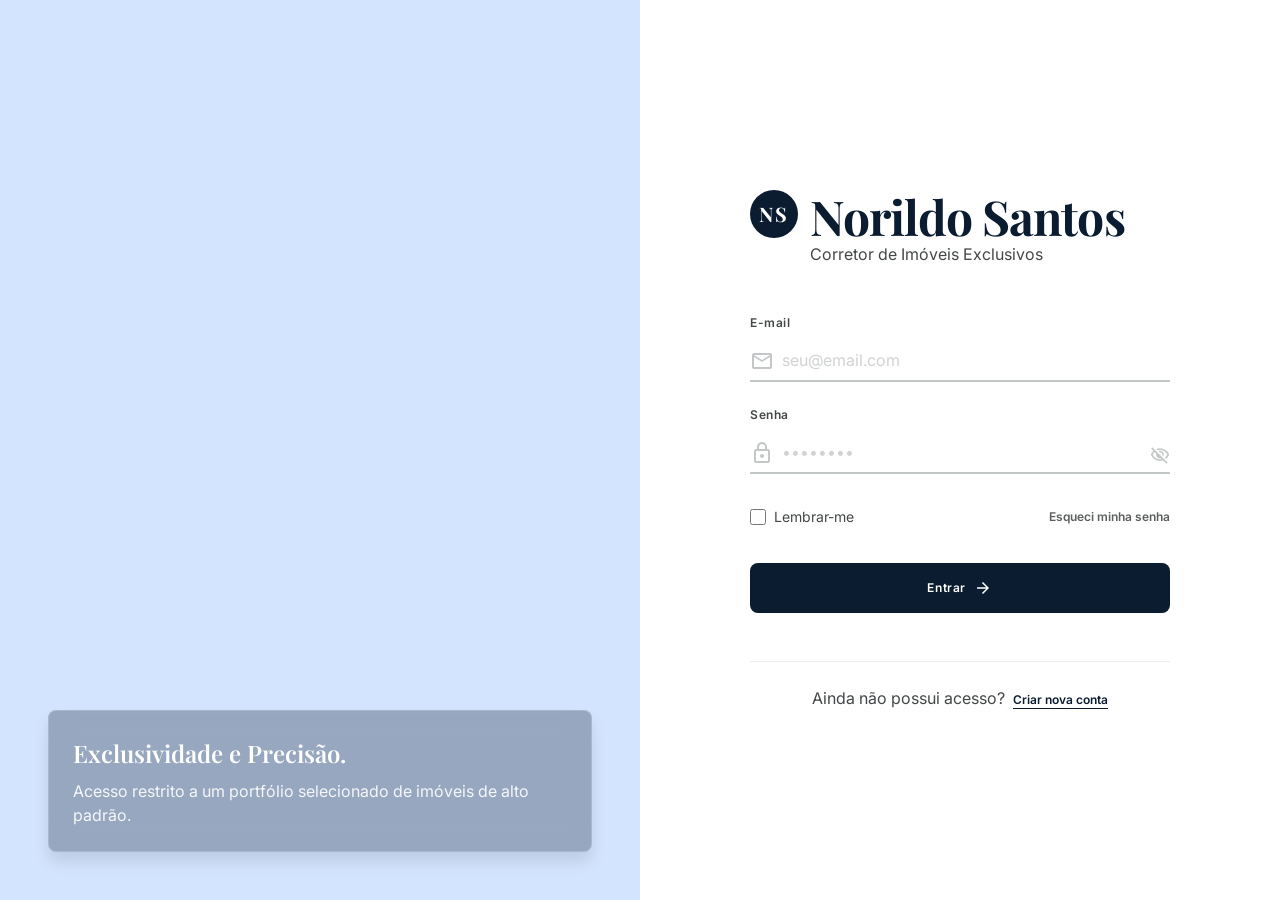
<file: NorildoSantos-Imoveis-main/pages/login.html>
<!doctype html>
<html lang="pt-BR">
  <head>
    <meta charset="utf-8" />
    <meta content="width=device-width, initial-scale=1.0" name="viewport" />
    <title>Login - Norildo Santos Corretor</title>
    <link
      href="https://fonts.googleapis.com/css2?family=Inter:wght@400;600&amp;family=Playfair+Display:wght@600;700&amp;display=swap"
      rel="stylesheet"
    />
    <link
      href="https://fonts.googleapis.com/css2?family=Material+Symbols+Outlined:wght,FILL@100..700,0..1&amp;display=swap"
      rel="stylesheet"
    />
    <link rel="stylesheet" href="../styles/comum.css" />
    <link rel="stylesheet" href="../styles/login.css" />
    <script src="../js/login.js" defer></script>
  </head>
  <body>
    <div class="tela">
      <aside class="imagem-lateral">
        <div class="citacao">
          <p class="destaque">Exclusividade e Precisão.</p>
          <p>
            Acesso restrito a um portfólio selecionado de imóveis de alto
            padrão.
          </p>
        </div>
      </aside>

      <main class="painel-formulario">
        <div class="formulario">
          <div class="marca">
            <span class="selo">NS</span>
            <div>
              <h1>Norildo Santos</h1>
              <p>Corretor de Imóveis Exclusivos</p>
            </div>
          </div>

          <form>
            <div class="campo">
              <label for="email">E-mail</label>
              <div>
                <span class="icone">mail</span>
                <input
                  id="email"
                  name="email"
                  placeholder="seu@email.com"
                  required
                  type="email"
                />
              </div>
            </div>
            <div class="campo">
              <label for="password">Senha</label>
              <div>
                <span class="icone">lock</span>
                <input
                  id="password"
                  name="password"
                  placeholder="••••••••"
                  required
                  type="password"
                />
                <button
                  aria-label="Mostrar senha"
                  class="ver-senha"
                  type="button"
                >
                  <span class="icone">visibility_off</span>
                </button>
              </div>
            </div>
            <div class="opcoes">
              <label><input type="checkbox" /> Lembrar-me</label>
              <a href="#">Esqueci minha senha</a>
            </div>
            <button class="botao" type="submit">
              Entrar <span class="icone">arrow_forward</span>
            </button>
          </form>

          <p class="rodape-formulario">
            Ainda não possui acesso?
            <a href="cadastro.html">Criar nova conta</a>
          </p>
        </div>
      </main>
    </div>
  </body>
</html>
</file>
<file: NorildoSantos-Imoveis-main/styles/comum.css>
/* Cores e medidas compartilhadas */
:root {
  --cor-principal: #5d5f5f;
  --cor-secundaria: #565e74;
  --cor-fundo: #f8f9ff;
  --cor-branco: #ffffff;
  --cor-texto: #0b1c30;
  --cor-texto-suave: #444748;
  --cor-fundo-suave: #eff4ff;
  --cor-fundo-medio: #e5eeff;
  --cor-destaque: #dae2fd;
  --cor-texto-destaque: #5c647a;
  --cor-borda: #c4c7c8;
  --cor-contorno: #747878;
  --cor-erro: #ba1a1a;
  --cor-whatsapp: #128c7e;
  --sombra: 0 4px 20px rgba(0, 0, 0, 0.04);
  --largura-maxima: 1280px;
  --fonte-titulo: "Playfair Display", serif;
  --fonte-texto: "Inter", sans-serif;
}

* {
  box-sizing: border-box;
  margin: 0;
  padding: 0;
}

body {
  font-family: var(--fonte-texto);
  font-size: 16px;
  line-height: 1.5;
  color: var(--cor-texto);
  background: var(--cor-fundo);
  -webkit-font-smoothing: antialiased;
}

a {
  color: inherit;
  text-decoration: none;
  transition: color 0.2s;
}
img {
  display: block;
  max-width: 100%;
}
button,
input,
select {
  font: inherit;
  color: inherit;
}
button {
  cursor: pointer;
  background: none;
  border: none;
}
h1,
h2,
h3,
h4 {
  font-family: var(--fonte-titulo);
  font-weight: 600;
  line-height: 1.3;
}

.icone {
  font-family: "Material Symbols Outlined";
  font-weight: normal;
  font-style: normal;
  font-size: 24px;
  line-height: 1;
  display: inline-block;
  white-space: nowrap;
  -webkit-font-feature-settings: "liga";
  font-feature-settings: "liga";
  font-variation-settings:
    "FILL" 0,
    "wght" 400,
    "GRAD" 0,
    "opsz" 24;
  vertical-align: middle;
}

.logo {
  font-family: var(--fonte-titulo);
  font-size: 24px;
  font-weight: 700;
  letter-spacing: -0.01em;
}

/* Cabeçalho do site */
.cabecalho {
  background: var(--cor-branco);
  box-shadow: 0 1px 2px rgba(0, 0, 0, 0.05);
  position: sticky;
  top: 0;
  z-index: 50;
  transition: box-shadow 0.3s;
}
.cabecalho.rolado {
  box-shadow: 0 4px 6px rgba(0, 0, 0, 0.1);
}
.cabecalho > div {
  display: flex;
  justify-content: space-between;
  align-items: center;
  max-width: var(--largura-maxima);
  margin: 0 auto;
  padding: 16px;
}
.cabecalho nav {
  display: none;
  gap: 24px;
}
.cabecalho nav a {
  font-size: 12px;
  font-weight: 600;
  letter-spacing: 0.05em;
  color: var(--cor-texto-suave);
  padding-bottom: 4px;
}
.cabecalho nav a:hover,
.cabecalho nav a.ativo {
  color: var(--cor-texto);
}
.cabecalho nav a.ativo {
  border-bottom: 2px solid var(--cor-texto);
}
.cabecalho .acoes {
  display: flex;
  align-items: center;
  gap: 12px;
}
.cabecalho .acoes a {
  font-size: 12px;
  font-weight: 600;
  letter-spacing: 0.05em;
  padding: 8px 16px;
  border-radius: 4px;
  display: none;
}
.cabecalho .acoes a:hover {
  background: var(--cor-fundo-suave);
}

/* Botões */
.botao {
  display: inline-flex;
  align-items: center;
  justify-content: center;
  gap: 8px;
  background: var(--cor-texto);
  color: var(--cor-branco);
  font-size: 12px;
  font-weight: 600;
  letter-spacing: 0.05em;
  padding: 8px 24px;
  border-radius: 8px;
  transition:
    opacity 0.2s,
    transform 0.2s,
    box-shadow 0.2s;
}
.botao:hover {
  opacity: 0.9;
}
.botao-contorno {
  width: 100%;
  padding: 8px;
  border: 1px solid var(--cor-principal);
  color: var(--cor-principal);
  border-radius: 4px;
  font-size: 12px;
  font-weight: 600;
  transition:
    background 0.2s,
    color 0.2s;
}
.botao-contorno:hover {
  background: var(--cor-principal);
  color: var(--cor-branco);
}

/* Caixa branca com sombra */
.caixa {
  background: var(--cor-branco);
  border-radius: 8px;
  box-shadow: var(--sombra);
}

/* Rodapé */
.rodape {
  background: var(--cor-fundo-suave);
  border-top: 1px solid var(--cor-borda);
  padding: 48px 0;
}
.rodape > div {
  display: grid;
  gap: 24px;
  max-width: var(--largura-maxima);
  margin: 0 auto;
  padding: 0 16px;
}
.rodape .logo {
  margin-bottom: 16px;
}
.rodape p {
  color: var(--cor-texto-suave);
  margin-bottom: 16px;
}
.rodape small {
  display: block;
  font-size: 12px;
  font-weight: 600;
  color: var(--cor-texto-suave);
}
.rodape h4 {
  font-family: var(--fonte-texto);
  font-size: 12px;
  font-weight: 700;
  text-transform: uppercase;
  letter-spacing: 0.05em;
  margin-bottom: 8px;
}
.rodape ul {
  list-style: none;
  display: flex;
  flex-direction: column;
  gap: 8px;
}
.rodape ul a {
  color: var(--cor-texto-suave);
}
.rodape ul a:hover {
  color: var(--cor-principal);
}

@media (min-width: 768px) {
  .cabecalho > div,
  .rodape > div {
    padding-left: 48px;
    padding-right: 48px;
  }
  .cabecalho nav {
    display: flex;
  }
  .cabecalho .acoes a {
    display: inline-block;
  }
  .rodape > div {
    grid-template-columns: 2fr 1fr 1fr;
  }
}
</file>
<file: NorildoSantos-Imoveis-main/styles/login.css>
body {
  background: var(--cor-branco);
}
.tela {
  display: flex;
  min-height: 100vh;
}

.imagem-lateral {
  display: none;
  position: relative;
  width: 50%;
  background: #d3e4fe center / cover no-repeat
    url("https://lh3.googleusercontent.com/aida-public/[base64]");
}
.citacao {
  position: absolute;
  left: 48px;
  right: 48px;
  bottom: 48px;
  padding: 24px;
  border-radius: 8px;
  background: rgba(11, 28, 48, 0.3);
  backdrop-filter: blur(12px);
  border: 1px solid rgba(255, 255, 255, 0.2);
  color: var(--cor-branco);
  box-shadow: 0 10px 15px rgba(0, 0, 0, 0.1);
}
.citacao .destaque {
  font-family: var(--fonte-titulo);
  font-size: 24px;
  font-weight: 600;
  margin-bottom: 8px;
}
.citacao p:last-child {
  opacity: 0.9;
}

.painel-formulario {
  flex: 1;
  display: flex;
  align-items: center;
  justify-content: center;
  padding: 16px;
}
.formulario {
  width: 100%;
  max-width: 420px;
}

.marca {
  display: flex;
  flex-direction: column;
  align-items: center;
  gap: 12px;
  text-align: center;
  margin-bottom: 48px;
}
.selo {
  width: 48px;
  height: 48px;
  flex-shrink: 0;
  border-radius: 50%;
  background: var(--cor-texto);
  color: var(--cor-branco);
  display: flex;
  align-items: center;
  justify-content: center;
  font-family: var(--fonte-titulo);
  font-size: 20px;
  font-weight: 700;
  letter-spacing: 0.1em;
}
.marca h1 {
  font-size: 32px;
  font-weight: 700;
  line-height: 1.2;
}
.marca p {
  color: var(--cor-texto-suave);
}

form {
  display: flex;
  flex-direction: column;
  gap: 24px;
}
.campo label {
  display: block;
  font-size: 12px;
  font-weight: 600;
  letter-spacing: 0.05em;
  color: var(--cor-texto-suave);
  margin-bottom: 8px;
  transition: color 0.2s;
}
.campo > div {
  position: relative;
}
.campo .icone {
  position: absolute;
  left: 0;
  top: 50%;
  transform: translateY(-50%);
  color: var(--cor-borda);
  transition: color 0.2s;
}
.campo input {
  width: 100%;
  border: none;
  border-bottom: 2px solid var(--cor-borda);
  background: transparent;
  padding: 8px 40px 8px 32px;
  outline: none;
  transition: border-color 0.2s;
}
.campo input::placeholder {
  color: rgba(196, 199, 200, 0.8);
}
.campo:focus-within label,
.campo:focus-within .icone {
  color: var(--cor-principal);
}
.campo input:focus {
  border-color: var(--cor-principal);
}
.ver-senha {
  position: absolute;
  right: 0;
  top: 50%;
  transform: translateY(-50%);
  color: var(--cor-borda);
}
.ver-senha .icone {
  position: static;
  transform: none;
  font-size: 20px;
}
.ver-senha:hover .icone {
  color: var(--cor-texto);
}

.opcoes {
  display: flex;
  justify-content: space-between;
  align-items: center;
  padding-top: 8px;
}
.opcoes label {
  display: flex;
  align-items: center;
  gap: 8px;
  font-size: 14px;
  color: var(--cor-texto-suave);
  cursor: pointer;
}
.opcoes input {
  width: 16px;
  height: 16px;
  accent-color: var(--cor-principal);
}
.opcoes a {
  font-size: 12px;
  font-weight: 600;
  color: var(--cor-principal);
}
.opcoes a:hover {
  color: var(--cor-texto);
  text-decoration: underline;
}

form .botao {
  margin-top: 12px;
  width: 100%;
  padding: 16px 24px;
}
form .botao:hover {
  transform: translateY(-1px);
  box-shadow: 0 4px 6px rgba(0, 0, 0, 0.1);
}
form .botao .icone {
  font-size: 18px;
}

.rodape-formulario {
  margin-top: 48px;
  padding-top: 24px;
  border-top: 1px solid rgba(196, 199, 200, 0.3);
  text-align: center;
  color: var(--cor-texto-suave);
}
.rodape-formulario a {
  margin-left: 4px;
  font-size: 12px;
  font-weight: 600;
  color: var(--cor-texto);
  text-decoration: underline;
  text-underline-offset: 4px;
}
.rodape-formulario a:hover {
  color: var(--cor-principal);
}

@media (min-width: 768px) {
  .imagem-lateral {
    display: block;
    width: 42%;
  }
  .painel-formulario {
    padding: 48px;
  }
  .marca {
    flex-direction: row;
    align-items: flex-start;
    text-align: left;
  }
  .marca h1 {
    font-size: 48px;
    line-height: 1.1;
    letter-spacing: -0.02em;
  }
}
@media (min-width: 1024px) {
  .imagem-lateral {
    width: 50%;
  }
}
</file>
